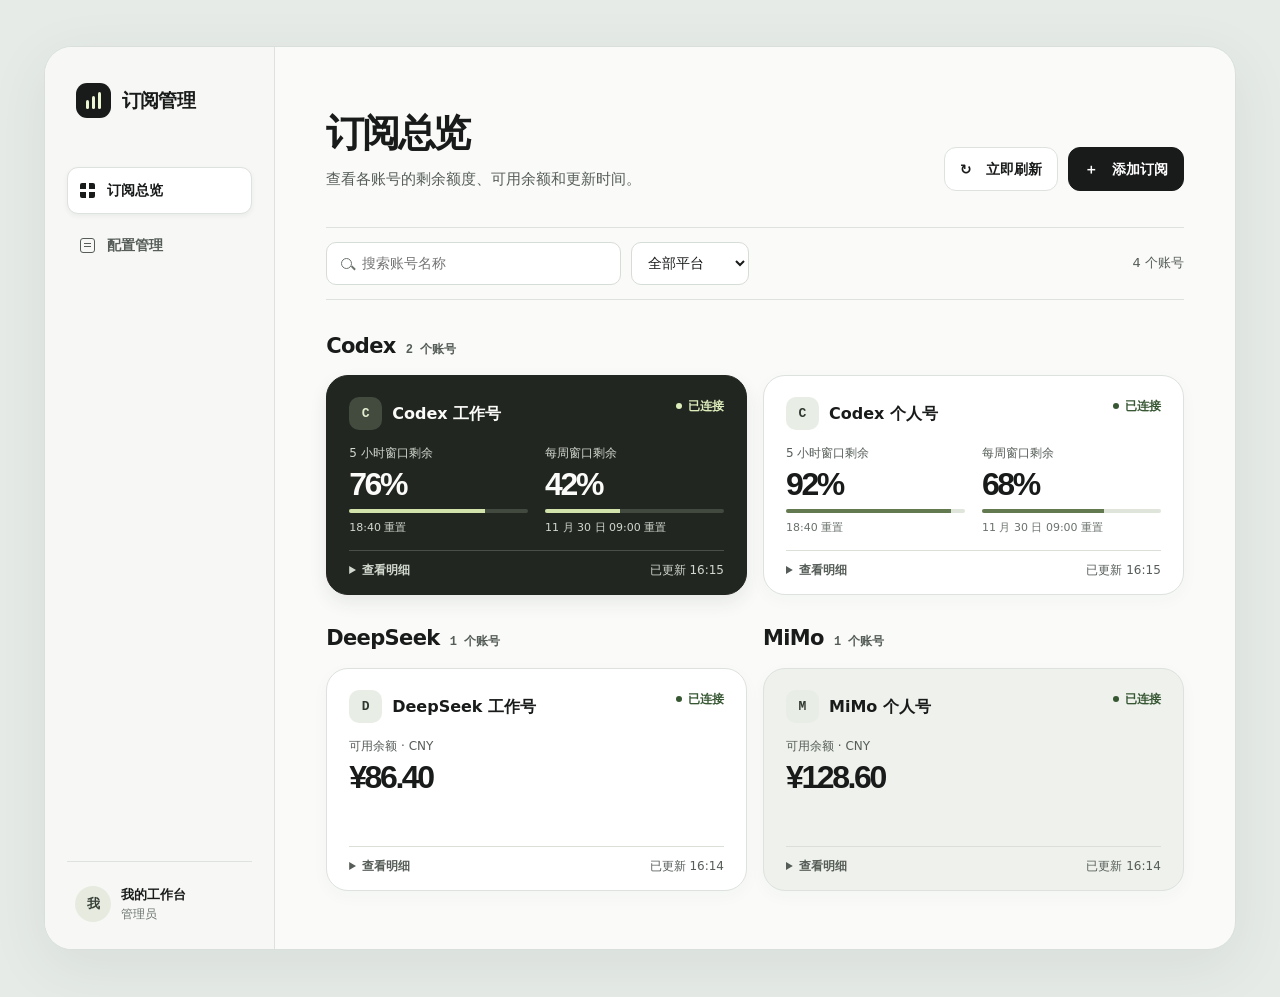
<file: spec/planned/subscription-management/prototype/index.html>
<!doctype html>
<html lang="zh-CN">
<head>
  <meta charset="utf-8">
  <meta name="viewport" content="width=device-width, initial-scale=1">
  <title>订阅管理</title>
  <link rel="stylesheet" href="styles.css">
  <script defer src="app.js"></script>
</head>
<body>
  <div class="shell">
    <header class="rail">
      <a class="brand" href="?view=overview" data-page="overview"><span class="brand-mark" aria-hidden="true"><i></i><i></i><i></i></span>订阅管理</a>
      <nav aria-label="主导航">
        <a href="?view=overview" data-page="overview"><span class="nav-icon grid-icon" aria-hidden="true"></span>订阅总览</a>
        <a href="?view=settings" data-page="settings"><span class="nav-icon list-icon" aria-hidden="true"></span>配置管理</a>
      </nav>
      <div class="profile"><span class="avatar" aria-hidden="true">我</span><div><b>我的工作台</b><small>管理员</small></div></div>
    </header>
    <main id="workspace"></main>
  </div>
  <dialog id="confirm" aria-labelledby="confirm-title"></dialog>
  <p id="announcement" class="sr-only" role="status" aria-live="polite"></p>
</body>
</html>
</file>
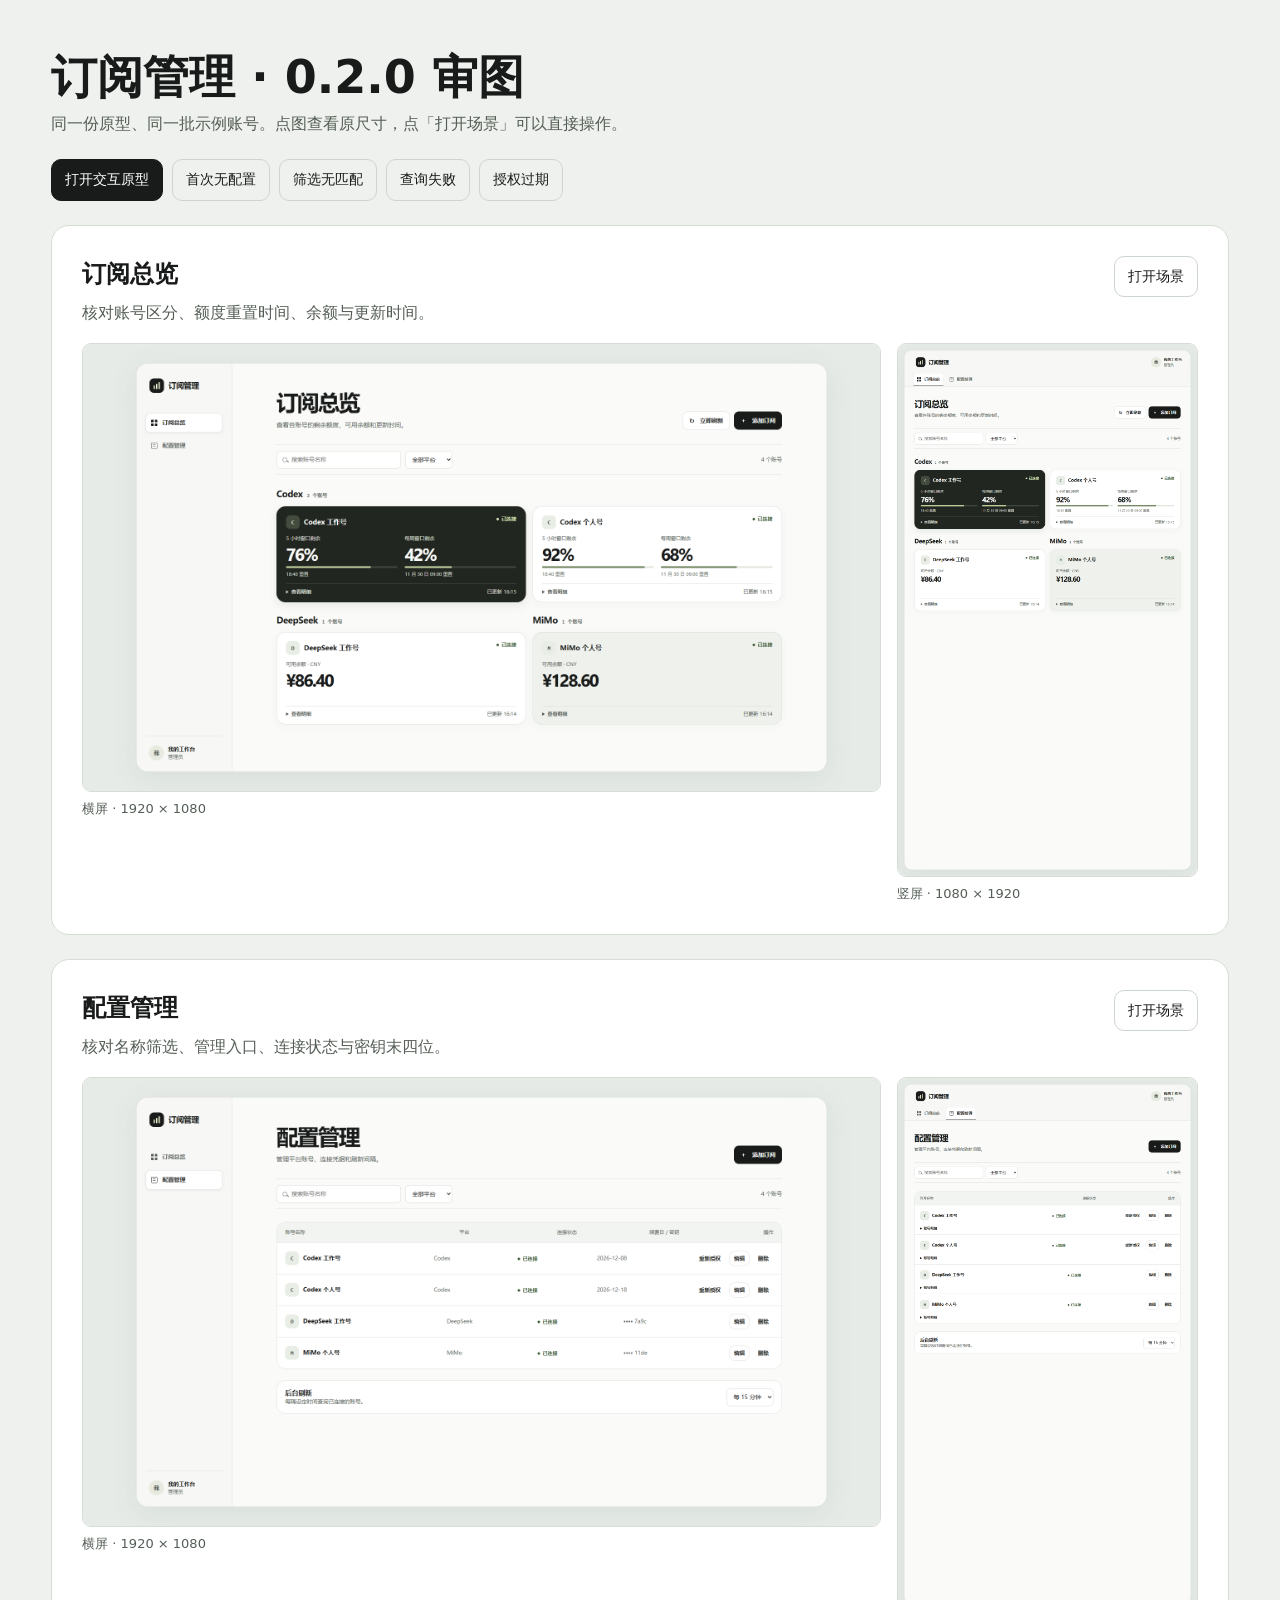
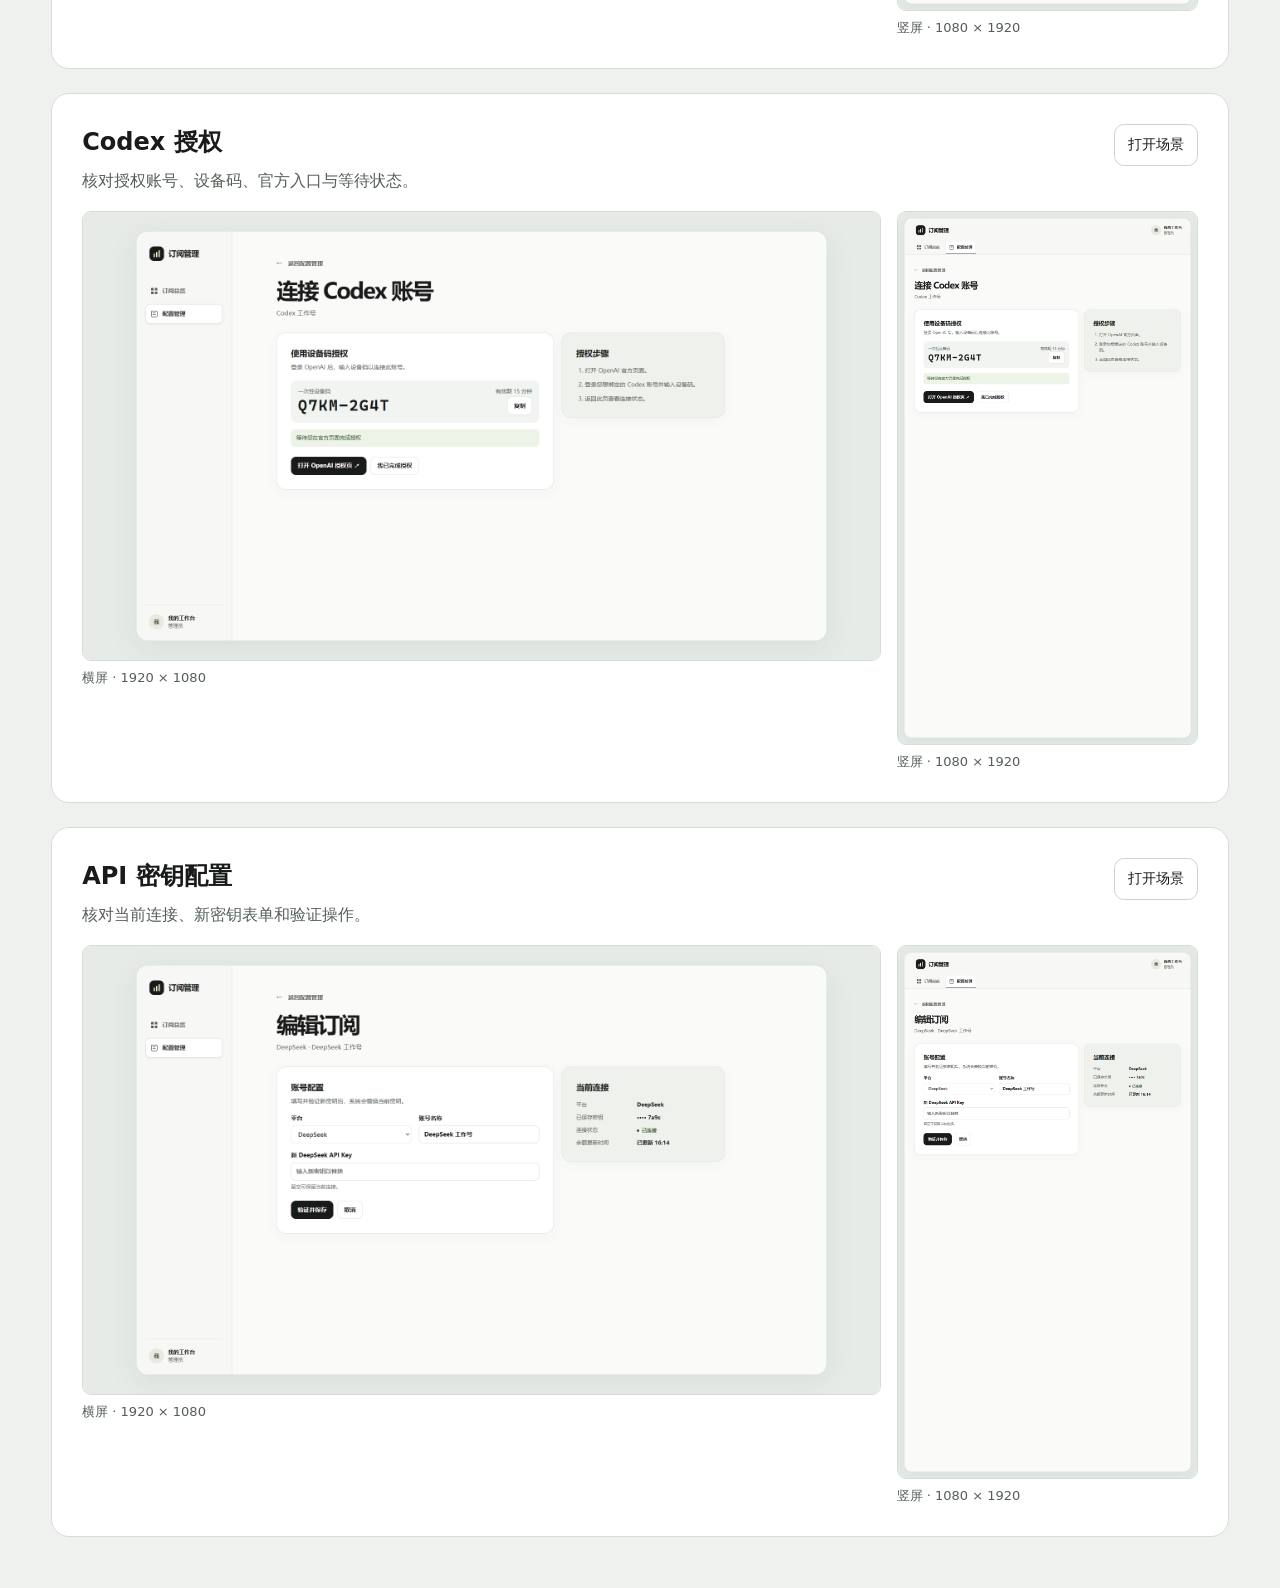
<file: spec/planned/subscription-management/review.html>
<!doctype html>
<html lang="zh-CN">
<head>
  <meta charset="utf-8">
  <meta name="viewport" content="width=device-width, initial-scale=1">
  <title>订阅管理 0.2.0 · 审图</title>
  <style>
    :root { color-scheme: light; font: 16px/1.55 "Microsoft YaHei UI", "PingFang SC", system-ui, sans-serif; background: #eef1ed; color: #191b1a; }
    * { box-sizing: border-box; }
    body { margin: 0 auto; max-width: 1440px; padding: clamp(18px, 4vw, 58px); }
    h1, h2, p, figure { margin: 0; }
    h1 { font-size: clamp(29px, 5vw, 46px); line-height: 1.15; }
    header p, section p { margin-top: 8px; color: #555e56; }
    nav { margin-top: 22px; display: flex; flex-wrap: wrap; gap: 9px; }
    .link { display: inline-block; border-radius: 10px; padding: 9px 13px; border: 1px solid #cdd6cd; text-decoration: none; color: inherit; font-size: 14px; }
    .primary { background: #191b1a; color: white; border-color: #191b1a; }
    a:focus-visible { outline: 2px solid #48613a; outline-offset: 3px; }
    section { margin-top: 24px; padding: clamp(14px, 3vw, 30px); border: 1px solid #d6ddd5; border-radius: 18px; background: #fff; }
    .scene-header { display: flex; flex-wrap: wrap; gap: 12px; align-items: start; justify-content: space-between; }
    .pair { display: grid; grid-template-columns: minmax(0,2.65fr) minmax(0,1fr); gap: 16px; margin-top: 17px; align-items: start; }
    img { display: block; width: 100%; height: auto; border: 1px solid #d6ddd5; border-radius: 9px; }
    figure a { display: block; }
    figcaption { margin-top: 7px; font-size: 13px; color: #555e56; }
    @media (max-width: 600px) { .pair { grid-template-columns: 1fr; } figure:last-child { max-width: 290px; } }
  </style>
</head>
<body>
  <header>
    <h1>订阅管理 · 0.2.0 审图</h1>
    <p>同一份原型、同一批示例账号。点图查看原尺寸，点「打开场景」可以直接操作。</p>
    <nav aria-label="原型和状态示例">
      <a class="link primary" href="prototype/index.html">打开交互原型</a>
      <a class="link" href="prototype/index.html?demo=empty">首次无配置</a>
      <a class="link" href="prototype/index.html?view=overview&amp;q=无匹配示例">筛选无匹配</a>
      <a class="link" href="prototype/index.html?demo=failure">查询失败</a>
      <a class="link" href="prototype/index.html?view=auth&amp;id=codex-work&amp;step=expired">授权过期</a>
    </nav>
  </header>
  <section aria-labelledby="overview">
    <div class="scene-header"><div><h2 id="overview">订阅总览</h2><p>核对账号区分、额度重置时间、余额与更新时间。</p></div><a class="link" href="prototype/index.html">打开场景</a></div>
    <div class="pair">
      <figure>
        <a href="screens/overview-landscape.png"><img src="screens/overview-landscape.png" width="1920" height="1080" alt="订阅总览横屏原型图"></a>
        <figcaption>横屏 · 1920 × 1080</figcaption>
      </figure>
      <figure>
        <a href="screens/overview-portrait.png"><img src="screens/overview-portrait.png" width="1080" height="1920" alt="订阅总览竖屏原型图"></a>
        <figcaption>竖屏 · 1080 × 1920</figcaption>
      </figure>
    </div>
  </section>
  <section aria-labelledby="settings">
    <div class="scene-header"><div><h2 id="settings">配置管理</h2><p>核对名称筛选、管理入口、连接状态与密钥末四位。</p></div><a class="link" href="prototype/index.html?view=settings">打开场景</a></div>
    <div class="pair">
      <figure>
        <a href="screens/settings-landscape.png"><img src="screens/settings-landscape.png" width="1920" height="1080" alt="配置管理横屏原型图"></a>
        <figcaption>横屏 · 1920 × 1080</figcaption>
      </figure>
      <figure>
        <a href="screens/settings-portrait.png"><img src="screens/settings-portrait.png" width="1080" height="1920" alt="配置管理竖屏原型图"></a>
        <figcaption>竖屏 · 1080 × 1920</figcaption>
      </figure>
    </div>
  </section>
  <section aria-labelledby="codex">
    <div class="scene-header"><div><h2 id="codex">Codex 授权</h2><p>核对授权账号、设备码、官方入口与等待状态。</p></div><a class="link" href="prototype/index.html?view=auth&amp;id=codex-work">打开场景</a></div>
    <div class="pair">
      <figure>
        <a href="screens/codex-landscape.png"><img src="screens/codex-landscape.png" width="1920" height="1080" alt="Codex 授权横屏原型图"></a>
        <figcaption>横屏 · 1920 × 1080</figcaption>
      </figure>
      <figure>
        <a href="screens/codex-portrait.png"><img src="screens/codex-portrait.png" width="1080" height="1920" alt="Codex 授权竖屏原型图"></a>
        <figcaption>竖屏 · 1080 × 1920</figcaption>
      </figure>
    </div>
  </section>
  <section aria-labelledby="key">
    <div class="scene-header"><div><h2 id="key">API 密钥配置</h2><p>核对当前连接、新密钥表单和验证操作。</p></div><a class="link" href="prototype/index.html?view=edit&amp;id=deepseek-work">打开场景</a></div>
    <div class="pair">
      <figure>
        <a href="screens/key-landscape.png"><img src="screens/key-landscape.png" width="1920" height="1080" alt="API 密钥配置横屏原型图"></a>
        <figcaption>横屏 · 1920 × 1080</figcaption>
      </figure>
      <figure>
        <a href="screens/key-portrait.png"><img src="screens/key-portrait.png" width="1080" height="1920" alt="API 密钥配置竖屏原型图"></a>
        <figcaption>竖屏 · 1080 × 1920</figcaption>
      </figure>
    </div>
  </section>
</body>
</html>
</file>
<file: spec/planned/subscription-management/prototype/styles.css>
:root {
  color-scheme: light;
  --ink: #191b1a;
  --muted: #565d58;
  --weak: #6a726c;
  --line: #dde2de;
  --paper: #fff;
  --soft: #f2f4f1;
  --surface: #fafbf9;
  --outer: #e6ebe7;
  --accent: #d2e2ab;
  --positive: #375733;
  --danger: #a03c2e;
  --radius: 22px;
  --small-radius: 12px;
  font: 16px/1.5 "Inter", "Microsoft YaHei UI", "Microsoft YaHei", "PingFang SC", system-ui, sans-serif;
  color: var(--ink);
  background: var(--outer);
}
* { box-sizing: border-box; }
body { margin: 0; min-width: 0; }
a { color: inherit; }
button, input, select { font: inherit; }
button, a, summary { -webkit-tap-highlight-color: transparent; }
button, summary, select { cursor: pointer; }
button:disabled { cursor: default; opacity: .55; }
:focus-visible { outline: 2px solid #5d743d; outline-offset: 4px; }
[hidden] { display: none !important; }
.sr-only { position: absolute; width: 1px; height: 1px; overflow: hidden; clip-path: inset(50%); white-space: nowrap; }
.shell { max-width: 1664px; margin: 46px auto; width: calc(100% - 88px); min-height: calc(100dvh - 92px); background: var(--surface); border: 1px solid #d9dfda; border-radius: 28px; box-shadow: 0 16px 60px #34463814; display: grid; grid-template-columns: 230px minmax(0, 1fr); }
.rail { padding: 36px 22px 26px; border-right: 1px solid var(--line); background: #f7f8f6; display: flex; flex-direction: column; gap: 49px; border-radius: 27px 0 0 27px; }
.brand { display: flex; align-items: center; gap: 11px; text-decoration: none; font-size: 19px; font-weight: 750; letter-spacing: -.04em; padding-inline: 9px; }
.brand-mark { display: inline-flex; width: 35px; height: 35px; border-radius: 11px; background: var(--ink); justify-content: center; align-items: end; gap: 3px; padding-bottom: 9px; }
.brand-mark i { width: 3px; border-radius: 2px; background: #ebf5d3; height: 9px; }
.brand-mark i:nth-child(2) { height: 13px; }
.brand-mark i:nth-child(3) { height: 17px; }
nav { display: grid; gap: 8px; }
nav a { display: flex; align-items: center; gap: 12px; text-decoration: none; font-size: 14px; font-weight: 650; padding: 12px; border: 1px solid transparent; border-radius: 11px; color: var(--muted); }
nav a:hover { background: #e9eee7; }
nav a[aria-current="page"] { color: var(--ink); background: var(--paper); border-color: var(--line); box-shadow: 0 2px 5px #1e2a2010; }
.nav-icon { display: inline-block; width: 15px; height: 15px; position: relative; flex: none; }
.grid-icon { border-radius: 2px; background: linear-gradient(currentColor,currentColor) top left / 6px 6px, linear-gradient(currentColor,currentColor) top right / 6px 6px, linear-gradient(currentColor,currentColor) bottom left / 6px 6px, linear-gradient(currentColor,currentColor) bottom right / 6px 6px; background-repeat: no-repeat; }
.list-icon { border: 1.5px solid currentColor; border-radius: 3px; }
.list-icon::after { content: ''; position: absolute; width: 7px; height: 1px; background: currentColor; top: 4px; left: 2.5px; box-shadow: 0 3px currentColor; }
.profile { margin-top: auto; border-top: 1px solid var(--line); padding: 23px 8px 0; display: flex; gap: 10px; align-items: center; font-size: 13px; }
.avatar { display: grid; place-items: center; width: 36px; height: 36px; flex: none; border-radius: 50%; background: #e6eadf; color: #384038; font-weight: 650; }
small { display: block; color: var(--weak); font-size: 12px; }
main { width: 100%; max-width: 1370px; margin: 0 auto; padding: 64px clamp(30px, 4vw, 76px) 58px; min-width: 0; }
.page-head { display: flex; gap: 22px; align-items: end; justify-content: space-between; margin-bottom: 36px; }
h1, h2, h3, p { margin: 0; }
h1 { font-size: clamp(31px, 3vw, 53px); font-weight: 780; line-height: 1.15; letter-spacing: -.06em; overflow-wrap: anywhere; }
.page-head p { margin-top: 13px; color: var(--muted); font-size: 15px; }
.actions, .filters, .form-actions { display: flex; align-items: center; gap: 10px; flex-wrap: wrap; }
.button { border-radius: var(--small-radius); padding: 10px 15px; min-height: 44px; display: inline-flex; align-items: center; justify-content: center; gap: 8px; font-size: 14px; line-height: 1.45; font-weight: 650; text-decoration: none; border: 1px solid var(--line); color: var(--ink); background: var(--paper); white-space: nowrap; }
.button:hover { background: #eaf0e8; }
.primary { color: white; background: var(--ink); border-color: var(--ink); }
.primary:hover { color: white; background: #363e35; }
.quiet { background: transparent; border-color: transparent; }
.delete { color: #fff; background: var(--danger); border-color: var(--danger); }
.delete:hover { background: #873128; }
.toolbar { display: flex; align-items: center; justify-content: space-between; gap: 14px; padding: 14px 0; border-top: 1px solid var(--line); border-bottom: 1px solid var(--line); }
.search { position: relative; display: inline-flex; min-width: 155px; align-items: center; width: clamp(200px, 23vw, 300px); }
.search::before { content: ''; position: absolute; left: 15px; width: 9px; height: 9px; border: 1.6px solid var(--weak); border-radius: 50%; pointer-events: none; }
.search::after { content: ''; position: absolute; left: 25px; top: 25px; height: 1.5px; width: 5px; background: var(--weak); transform: rotate(45deg); pointer-events: none; }
.field { min-width: 0; width: 100%; border: 1px solid #d6dcd6; border-radius: 10px; padding: 10px 12px; min-height: 43px; font-size: 14px; color: var(--ink); background: var(--paper); }
.search input { padding-left: 35px; }
.filters select { width: auto; }
.result-count, .muted { color: var(--muted); font-size: 13px; }
.board { margin-top: 31px; display: grid; gap: 28px; }
#results { display: grid; gap: 28px; }
.section-title { display: flex; align-items: baseline; gap: 10px; margin: 0 0 13px; }
.section-title h2 { font-size: 21px; letter-spacing: -.03em; }
.count { font: 600 12px/1.25 ui-monospace, monospace; color: var(--muted); }
.cards { display: grid; grid-template-columns: repeat(3,minmax(0,1fr)); gap: 16px; align-items: start; }
.card { min-width: 0; overflow-wrap: anywhere; border: 1px solid var(--line); border-radius: var(--radius); background: var(--paper); padding: 21px 22px 15px; display: grid; gap: 14px; box-shadow: 0 5px 17px #29332b08; }
.card.dark { background: #222621; border-color: #222621; color: #fbfcf9; box-shadow: 0 8px 18px #22301f16; }
.card.soft { background: #eef1ec; }
.card:has(.metric:only-child) .metric-row { min-height: 95px; }
.card-head { display: flex; align-items: start; gap: 10px; justify-content: space-between; }
.account { display: flex; min-width: 0; align-items: center; gap: 10px; }
.account h3 { font-size: 16px; line-height: 1.35; font-weight: 720; }
.glyph { width: 33px; height: 33px; border-radius: 10px; flex: none; display: grid; place-items: center; background: #e8ede5; color: #303930; font-size: 13px; font-weight: 750; font-family: ui-monospace, monospace; }
.dark .glyph { background: #424b3e; color: #e2edcf; }
.status { display: inline-flex; gap: 6px; align-items: center; font-size: 12px; font-weight: 650; color: var(--positive); white-space: nowrap; }
.status::before { content: ''; width: 6px; height: 6px; background: currentColor; border-radius: 50%; }
.status.issue { color: var(--danger); }
.dark .status { color: #deedbc; }
.dark .status.issue { color: #ffbea6; }
.metric-row { display: flex; gap: 17px; flex-wrap: wrap; align-items: start; }
.metric { flex: 1; min-width: min(100%, 105px); font-variant-numeric: tabular-nums; }
.metric-label { font-size: 12px; color: var(--muted); }
.metric strong { display: block; font: 680 clamp(24px, 2.5vw, 42px)/1.18 "Inter","Segoe UI",sans-serif; letter-spacing: -.075em; margin: 4px 0 5px; }
.metric.bad strong { font-size: 25px; letter-spacing: -.025em; }
.metric small { font-size: 11px; }
.dark .metric-label, .dark small, .dark summary, .dark .card-footer { color: #d1d8cd; }
.progress { height: 4px; border-radius: 10px; background: #dfe5da; margin: 2px 0 7px; overflow: hidden; }
.progress span { display: block; height: 100%; background: #637a51; }
.dark .progress { background: #424a40; }
.dark .progress span { background: var(--accent); }
.card-footer { display: flex; flex-wrap: wrap; align-items: start; justify-content: space-between; gap: 7px; padding-top: 10px; border-top: 1px solid #dadfd8; font-size: 12px; color: var(--muted); }
.dark .card-footer { border-color: #4a5047; }
details { min-width: 0; }
summary { font-size: 12px; font-weight: 650; color: inherit; }
.card details { flex: 1; min-width: 64px; }
.detail-list { display: grid; gap: 5px; padding: 8px 0 0; }
.balance-groups { display: grid; grid-template-columns: repeat(3,minmax(0,1fr)); align-items: start; gap: 16px; }
.balance-groups .cards { grid-template-columns: 1fr; }
@media (min-width: 1251px) {
  .cards:has(> .card:nth-child(2):last-child), .balance-groups:has(> section:nth-child(2)) { grid-template-columns: repeat(2,minmax(0,1fr)); }
}
.balance-groups section:has(.card:nth-child(2)) { grid-column: 1 / -1; }
.balance-groups section:has(.card:nth-child(2)) .cards { grid-template-columns: repeat(3,minmax(0,1fr)); }
.empty { background: var(--paper); border: 1px dashed #ccd7cc; border-radius: var(--radius); padding: 69px 24px; text-align: center; }
.empty p { margin: 9px 0 20px; color: var(--muted); }
.list-wrap { background: var(--paper); border: 1px solid var(--line); border-radius: var(--radius); overflow: hidden; }
.account-list { margin: 0; padding: 0; list-style: none; }
.table-head, .account-line { display: grid; grid-template-columns: minmax(0, 1.55fr) minmax(0, .85fr) minmax(0, .8fr) minmax(0, 1fr) auto; align-items: center; gap: 12px; padding: 15px 20px; }
.table-head { background: var(--soft); font-size: 12px; color: var(--muted); }
.account-list li { border-top: 1px solid var(--line); }
.account-line { min-height: 75px; font-size: 14px; }
.account-line .actions { justify-content: end; }
.account-line .button { padding: 7px 10px; font-size: 13px; min-height: 36px; }
.line-details { padding: 0 20px 13px; display: none; }
.setting-row { border: 1px solid var(--line); border-radius: var(--radius); padding: 17px 20px; background: var(--paper); display: flex; flex-wrap: wrap; align-items: center; justify-content: space-between; gap: 12px; }
.setting-row h2 { font-size: 16px; }
.setting-row select { width: auto; }
.back { display: inline-flex; align-items: center; gap: 8px; margin-bottom: 24px; font-size: 14px; font-weight: 650; color: var(--muted); text-decoration: none; }
.form-layout { display: grid; grid-template-columns: minmax(0, 1.7fr) minmax(235px, 1fr); gap: 19px; align-items: start; max-width: 1080px; }
.panel { background: var(--paper); border: 1px solid var(--line); border-radius: var(--radius); padding: clamp(20px, 3vw, 34px); box-shadow: 0 7px 25px #26372808; min-width: 0; }
.panel h2 { font-size: 20px; letter-spacing: -.02em; }
.panel .intro { color: var(--muted); margin: 8px 0 20px; font-size: 14px; }
.form-fields { display: grid; gap: 18px; grid-template-columns: repeat(2, minmax(0,1fr)); }
.control { display: grid; gap: 7px; font-size: 14px; font-weight: 650; min-width: 0; }
.control small { font-weight: 400; }
.full { grid-column: 1 / -1; }
.form-actions { margin-top: 24px; }
.panel.side { background: #eff2ec; }
.specimen { display: grid; grid-template-columns: minmax(0,1fr) minmax(0,1.3fr); column-gap: 10px; row-gap: 11px; margin: 17px 0 0; font-size: 13px; overflow-wrap: anywhere; }
.specimen dt { color: var(--muted); }
.specimen dd { margin: 0; font-weight: 650; }
.steps { margin: 16px 0 0; padding-left: 21px; display: grid; gap: 13px; color: var(--muted); font-size: 14px; }
.code-box { margin: 21px 0 0; border-radius: 15px; padding: 17px; background: var(--soft); }
.code-head, .code-row { display: flex; justify-content: space-between; align-items: center; gap: 9px; flex-wrap: wrap; }
.code-value { font: 670 clamp(23px, 3vw, 37px)/1.3 ui-monospace, "Cascadia Mono", monospace; letter-spacing: .08em; overflow-wrap: anywhere; }
.feedback { border-radius: 10px; padding: 11px 13px; font-size: 13px; margin-top: 16px; color: var(--positive); background: #edf3e7; }
.feedback.error { color: var(--danger); background: #faf0ea; }
dialog { color: var(--ink); width: min(440px, calc(100vw - 26px)); border: 1px solid var(--line); padding: 25px; border-radius: 22px; box-shadow: 0 25px 80px #1f2a2144; }
dialog::backdrop { background: #18211a66; }
dialog p { color: var(--muted); margin-top: 10px; overflow-wrap: anywhere; }
@media (max-width: 1250px) {
  .shell { width: calc(100% - 44px); margin: 22px auto; min-height: calc(100dvh - 44px); grid-template-columns: 1fr; grid-template-rows: auto 1fr; }
  .rail { border-right: 0; border-bottom: 1px solid var(--line); border-radius: 27px 27px 0 0; padding: 24px 32px 0; display: grid; grid-template-columns: 1fr auto; gap: 19px; align-items: center; }
  .rail nav { grid-row: 2; grid-column: 1 / -1; display: flex; gap: 9px; }
  .rail nav a { border-radius: 10px 10px 0 0; border-bottom: 2px solid transparent; }
  .rail nav a[aria-current="page"] { border-bottom-color: var(--ink); box-shadow: none; }
  .profile { margin: 0; padding: 0; border: 0; }
  main { padding: 44px 36px 52px; }
  .cards, .balance-groups, .balance-groups section:has(.card:nth-child(2)) .cards { grid-template-columns: repeat(2,minmax(0,1fr)); }
  .table-head, .account-line { grid-template-columns: minmax(0,1.45fr) minmax(0,.75fr) auto; }
  .secondary-cell { display: none; }
  .line-details { display: block; }
}
@media (max-width: 660px) {
  .shell { width: 100%; margin: 0; border: 0; border-radius: 0; min-height: 100dvh; }
  .rail { border-radius: 0; padding: 18px 16px 0; gap: 12px; }
  .brand { padding: 0; }
  .profile div { display: none; }
  main { padding: 28px 16px 38px; }
  .page-head { align-items: start; flex-direction: column; margin-bottom: 24px; gap: 18px; }
  .toolbar { flex-wrap: wrap; }
  .search { width: auto; flex: 1 1 148px; }
  .filters { width: 100%; }
  .cards, .balance-groups, .balance-groups section:has(.card:nth-child(2)) .cards, .form-layout { grid-template-columns: minmax(0,1fr); }
  .card { padding: 19px 17px 14px; }
  .metric strong { font-size: 34px; }
  .table-head { display: none; }
  .account-list li:first-child { border-top: 0; }
  .account-line { padding: 12px 12px 8px; grid-template-columns: minmax(0,1fr) auto; }
  .account-line .actions { grid-column: 1 / -1; justify-content: start; }
  .line-details { padding-inline: 12px; }
  .form-fields { grid-template-columns: minmax(0,1fr); }
  .form-actions .button { white-space: normal; }
}
</file>
